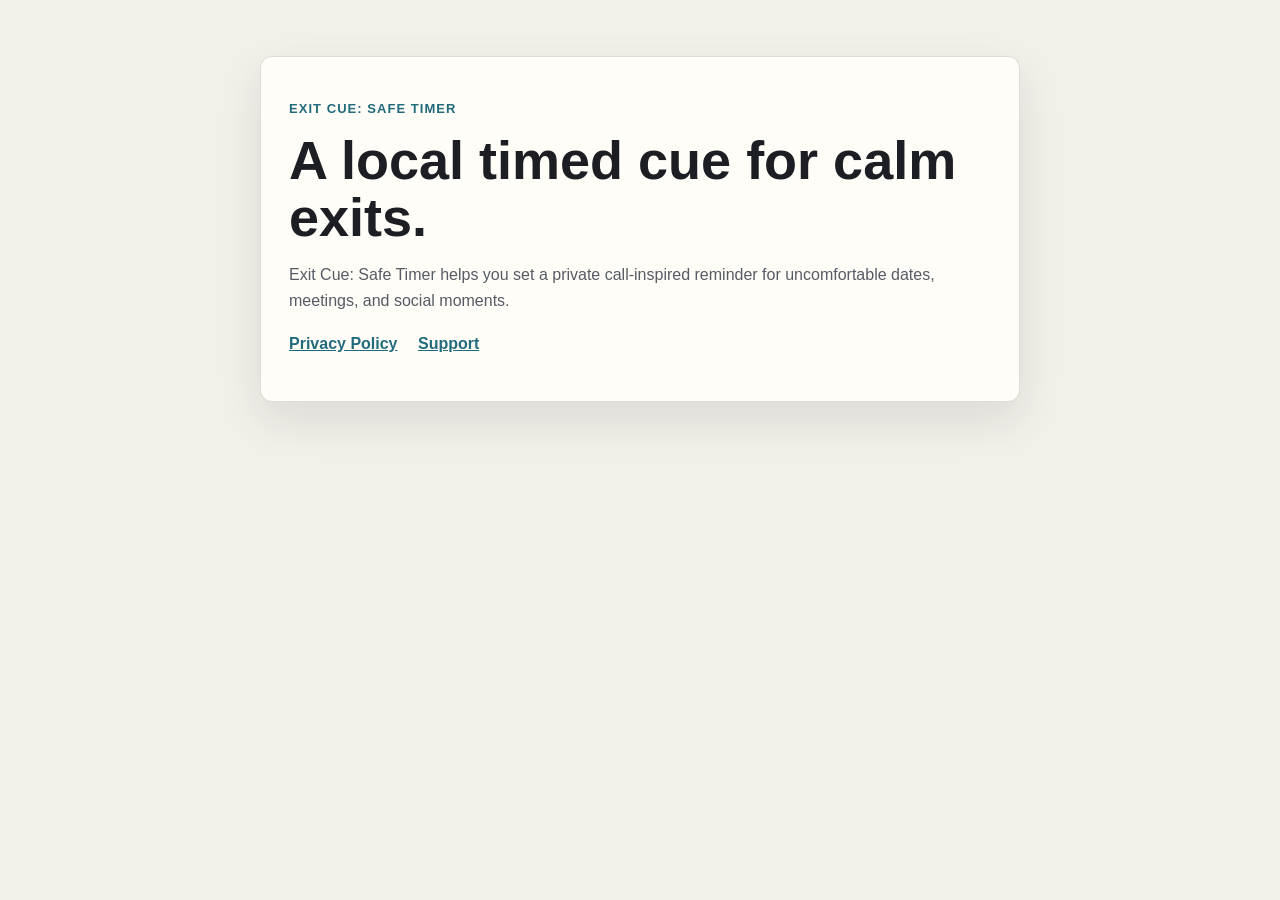
<file: docs/index.html>
<!doctype html>
<html lang="en">
<head>
  <meta charset="utf-8">
  <meta name="viewport" content="width=device-width, initial-scale=1">
  <title>Exit Cue: Safe Timer</title>
  <link rel="stylesheet" href="./assets/site.css">
</head>
<body>
  <main class="wrap">
    <section data-lang="en">
      <p class="eyebrow">Exit Cue: Safe Timer</p>
      <h1>A local timed cue for calm exits.</h1>
      <p>Exit Cue: Safe Timer helps you set a private call-inspired reminder for uncomfortable dates, meetings, and social moments.</p>
      <p><a href="./privacy/?lang=en">Privacy Policy</a> <a href="./support/?lang=en">Support</a></p>
    </section>
    <section data-lang="zh-Hans">
      <p class="eyebrow">安心离场</p>
      <h1>一个本地的定时离场提醒。</h1>
      <p>安心离场帮助你在相亲、会议、聚会等不舒服的场景里设置私密的来电风格提醒。</p>
      <p><a href="./privacy/?lang=zh-Hans">隐私政策</a> <a href="./support/?lang=zh-Hans">支持</a></p>
    </section>
    <section data-lang="ja">
      <p class="eyebrow">安心エグジット</p>
      <h1>落ち着いて離れるためのローカルリマインダー。</h1>
      <p>安心エグジットは、デート、会議、集まりで使える通話風のプライベートリマインダーです。</p>
      <p><a href="./privacy/?lang=ja">プライバシーポリシー</a> <a href="./support/?lang=ja">サポート</a></p>
    </section>
  </main>
  <script src="./assets/site.js"></script>
</body>
</html>
</file>
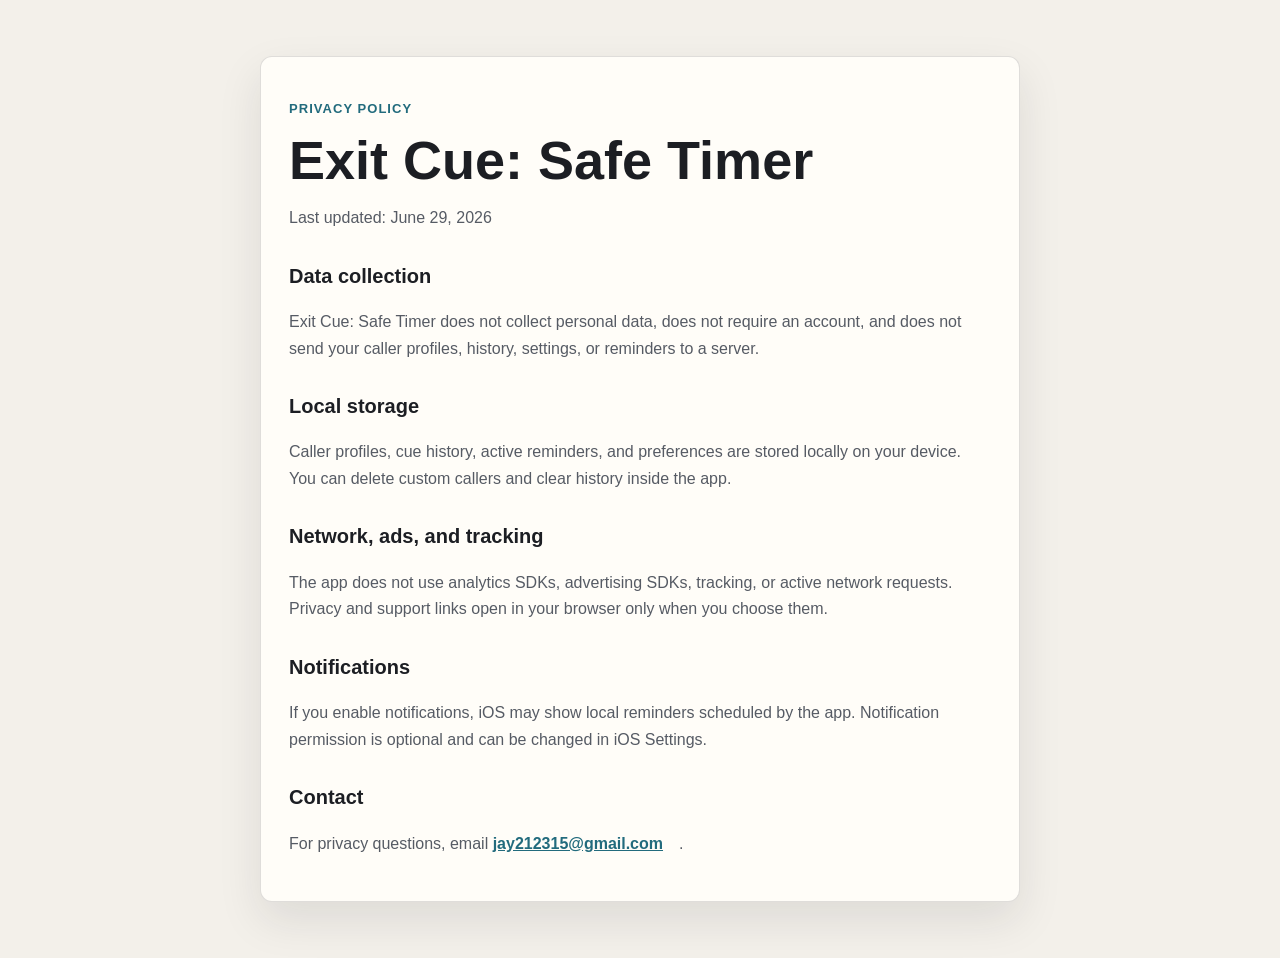
<file: docs/privacy/index.html>
<!doctype html>
<html lang="en">
<head>
  <meta charset="utf-8">
  <meta name="viewport" content="width=device-width, initial-scale=1">
  <title>Exit Cue: Safe Timer Privacy Policy</title>
  <link rel="stylesheet" href="../assets/site.css">
</head>
<body>
  <main class="wrap">
    <section data-lang="en">
      <p class="eyebrow">Privacy Policy</p>
      <h1>Exit Cue: Safe Timer</h1>
      <p>Last updated: June 29, 2026</p>
      <h2>Data collection</h2>
      <p>Exit Cue: Safe Timer does not collect personal data, does not require an account, and does not send your caller profiles, history, settings, or reminders to a server.</p>
      <h2>Local storage</h2>
      <p>Caller profiles, cue history, active reminders, and preferences are stored locally on your device. You can delete custom callers and clear history inside the app.</p>
      <h2>Network, ads, and tracking</h2>
      <p>The app does not use analytics SDKs, advertising SDKs, tracking, or active network requests. Privacy and support links open in your browser only when you choose them.</p>
      <h2>Notifications</h2>
      <p>If you enable notifications, iOS may show local reminders scheduled by the app. Notification permission is optional and can be changed in iOS Settings.</p>
      <h2>Contact</h2>
      <p>For privacy questions, email <a href="mailto:jay212315@gmail.com">jay212315@gmail.com</a>.</p>
    </section>

    <section data-lang="zh-Hans">
      <p class="eyebrow">隐私政策</p>
      <h1>安心离场</h1>
      <p>最后更新：2026 年 6 月 29 日</p>
      <h2>数据收集</h2>
      <p>安心离场不收集个人数据，不需要账号，也不会把你的联系人资料、历史记录、设置或提醒发送到服务器。</p>
      <h2>本地存储</h2>
      <p>联系人资料、提醒历史、进行中的提醒和偏好设置只保存在你的设备上。你可以在 App 内删除自定义联系人并清空历史。</p>
      <h2>网络、广告和追踪</h2>
      <p>App 不使用分析 SDK、广告 SDK、追踪，也不会主动发起网络请求。隐私政策和支持链接只会在你主动点击时用浏览器打开。</p>
      <h2>通知</h2>
      <p>如果你启用通知，iOS 可能会显示由 App 本地安排的提醒。通知权限是可选的，可以在 iOS 设置中更改。</p>
      <h2>联系</h2>
      <p>如有隐私问题，请发送邮件至 <a href="mailto:jay212315@gmail.com">jay212315@gmail.com</a>。</p>
    </section>

    <section data-lang="ja">
      <p class="eyebrow">プライバシーポリシー</p>
      <h1>安心エグジット</h1>
      <p>最終更新日：2026年6月29日</p>
      <h2>データ収集</h2>
      <p>安心エグジットは個人データを収集せず、アカウントも不要です。相手プロフィール、履歴、設定、リマインダーをサーバーへ送信しません。</p>
      <h2>ローカル保存</h2>
      <p>相手プロフィール、履歴、進行中の合図、環境設定は端末内に保存されます。アプリ内でカスタム相手の削除や履歴の消去ができます。</p>
      <h2>ネットワーク、広告、トラッキング</h2>
      <p>分析 SDK、広告 SDK、トラッキング、能動的なネットワークリクエストは使用しません。プライバシーとサポートのリンクは、ユーザーが選択した場合のみブラウザで開きます。</p>
      <h2>通知</h2>
      <p>通知を有効にすると、iOS がアプリのローカル通知を表示する場合があります。通知権限は任意で、iOS の設定から変更できます。</p>
      <h2>連絡先</h2>
      <p>プライバシーに関するお問い合わせは <a href="mailto:jay212315@gmail.com">jay212315@gmail.com</a> までご連絡ください。</p>
    </section>
  </main>
  <script src="../assets/site.js"></script>
</body>
</html>
</file>
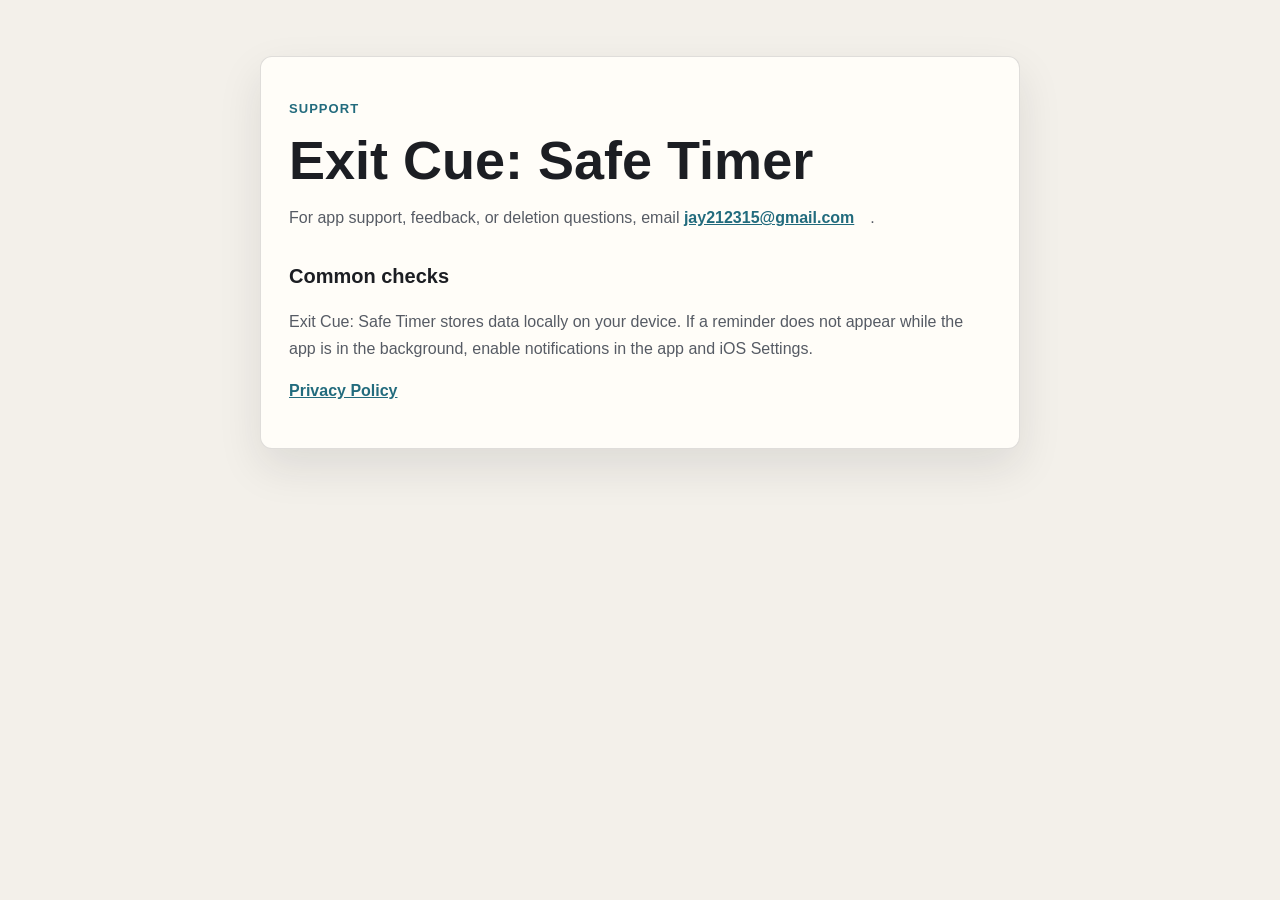
<file: docs/support/index.html>
<!doctype html>
<html lang="en">
<head>
  <meta charset="utf-8">
  <meta name="viewport" content="width=device-width, initial-scale=1">
  <title>Exit Cue: Safe Timer Support</title>
  <link rel="stylesheet" href="../assets/site.css">
</head>
<body>
  <main class="wrap">
    <section data-lang="en">
      <p class="eyebrow">Support</p>
      <h1>Exit Cue: Safe Timer</h1>
      <p>For app support, feedback, or deletion questions, email <a href="mailto:jay212315@gmail.com">jay212315@gmail.com</a>.</p>
      <h2>Common checks</h2>
      <p>Exit Cue: Safe Timer stores data locally on your device. If a reminder does not appear while the app is in the background, enable notifications in the app and iOS Settings.</p>
      <p><a href="../privacy/?lang=en">Privacy Policy</a></p>
    </section>

    <section data-lang="zh-Hans">
      <p class="eyebrow">支持</p>
      <h1>安心离场</h1>
      <p>如需 App 支持、反馈或删除相关帮助，请发送邮件至 <a href="mailto:jay212315@gmail.com">jay212315@gmail.com</a>。</p>
      <h2>常见检查</h2>
      <p>安心离场的数据只保存在你的设备上。如果 App 在后台时提醒没有出现，请在 App 和 iOS 设置中启用通知。</p>
      <p><a href="../privacy/?lang=zh-Hans">隐私政策</a></p>
    </section>

    <section data-lang="ja">
      <p class="eyebrow">サポート</p>
      <h1>安心エグジット</h1>
      <p>アプリのサポート、フィードバック、削除に関する質問は <a href="mailto:jay212315@gmail.com">jay212315@gmail.com</a> までご連絡ください。</p>
      <h2>よくある確認事項</h2>
      <p>安心エグジットのデータは端末内に保存されます。バックグラウンド中にリマインダーが表示されない場合は、アプリと iOS 設定で通知を有効にしてください。</p>
      <p><a href="../privacy/?lang=ja">プライバシーポリシー</a></p>
    </section>
  </main>
  <script src="../assets/site.js"></script>
</body>
</html>
</file>
<file: docs/assets/site.css>
:root {
  color-scheme: light;
  --bg: #f3f0ea;
  --surface: #fffdf8;
  --ink: #1c1e23;
  --muted: #565b64;
  --teal: #226b7d;
  --line: rgba(28, 30, 35, .14);
}

* {
  box-sizing: border-box;
}

body {
  margin: 0;
  color: var(--ink);
  background: var(--bg);
  font-family: -apple-system, BlinkMacSystemFont, "SF Pro Text", "Helvetica Neue", Arial, sans-serif;
  line-height: 1.65;
}

.wrap {
  width: min(760px, calc(100% - 32px));
  margin: 0 auto;
  padding: 56px 0;
}

section {
  display: none;
  padding: 28px;
  background: var(--surface);
  border: 1px solid var(--line);
  border-radius: 12px;
  box-shadow: 0 18px 44px rgba(28, 30, 35, .10);
}

section.active {
  display: block;
}

.eyebrow {
  color: var(--teal);
  font-weight: 800;
  letter-spacing: .08em;
  text-transform: uppercase;
  font-size: 13px;
}

h1 {
  margin: 0 0 12px;
  font-size: clamp(32px, 8vw, 54px);
  line-height: 1.05;
}

h2 {
  margin-top: 28px;
  font-size: 20px;
}

p {
  color: var(--muted);
}

a {
  color: var(--teal);
  font-weight: 800;
  margin-right: 16px;
}
</file>
